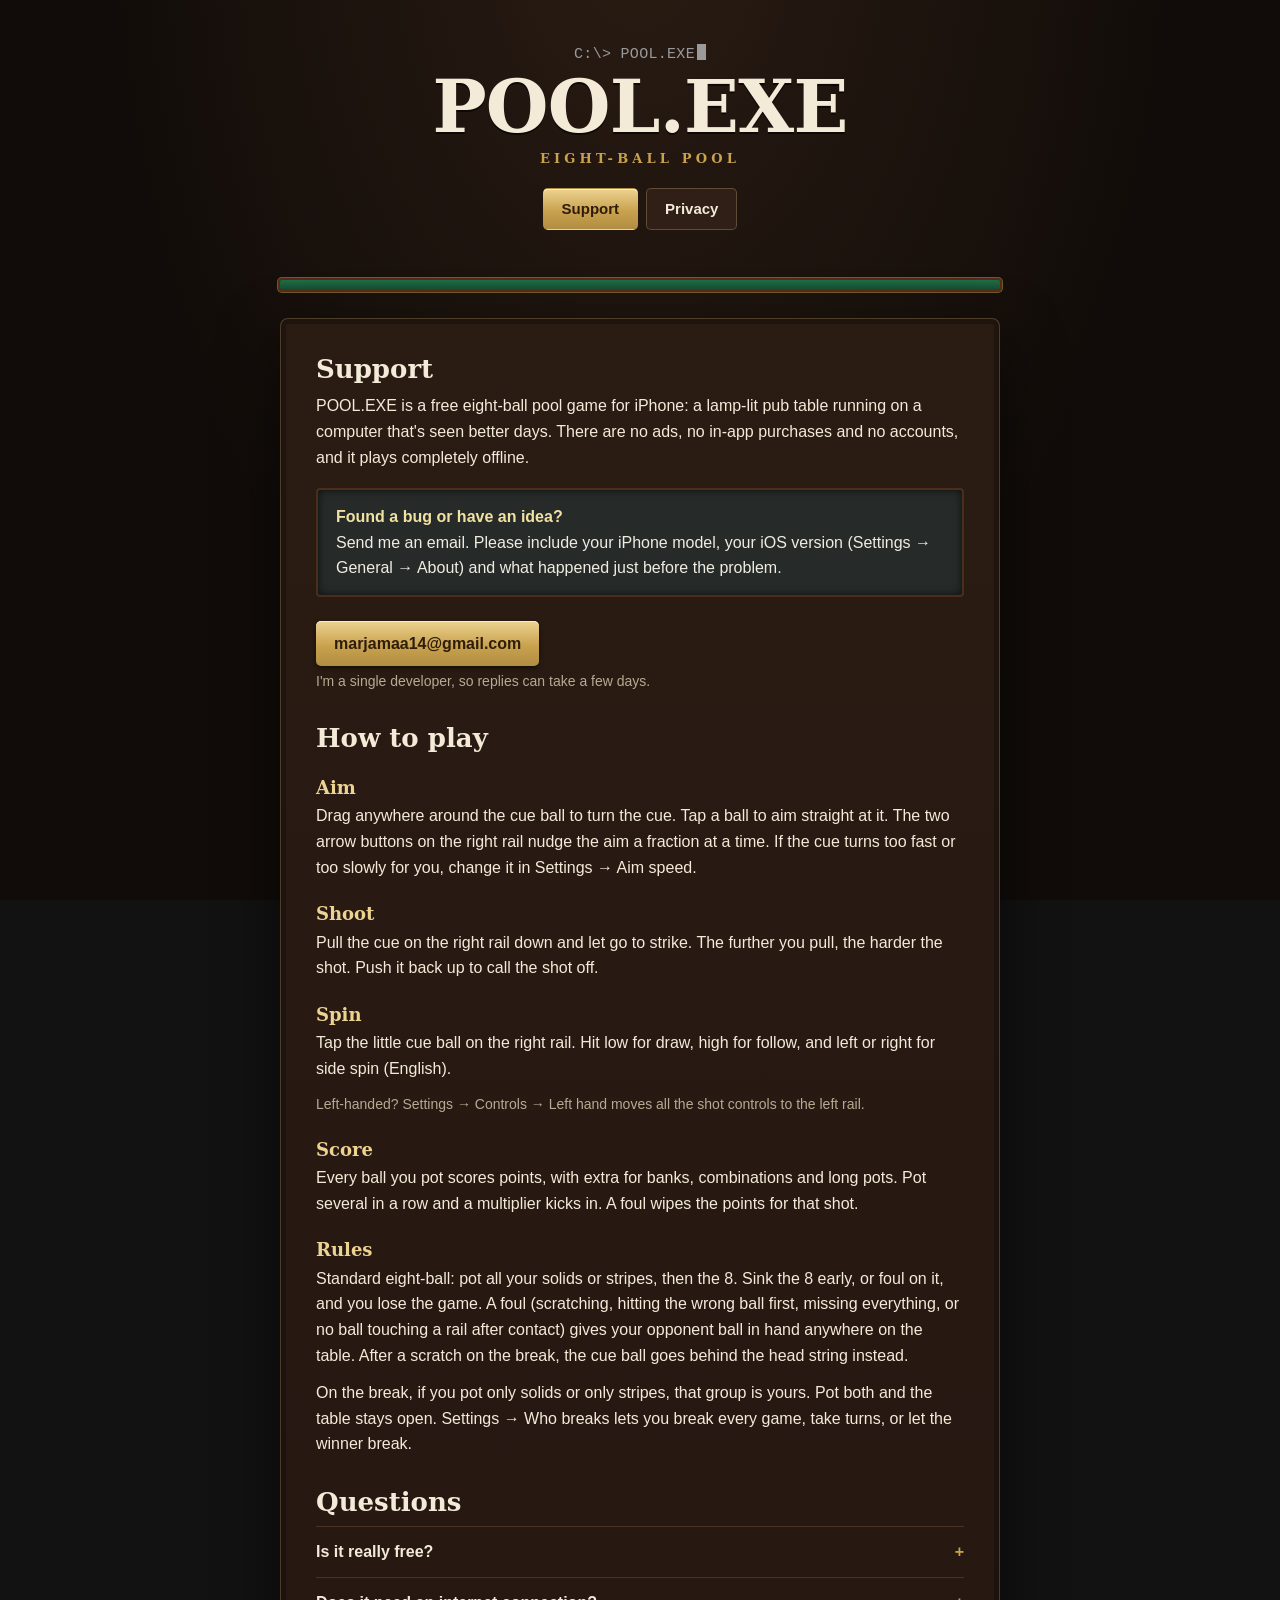
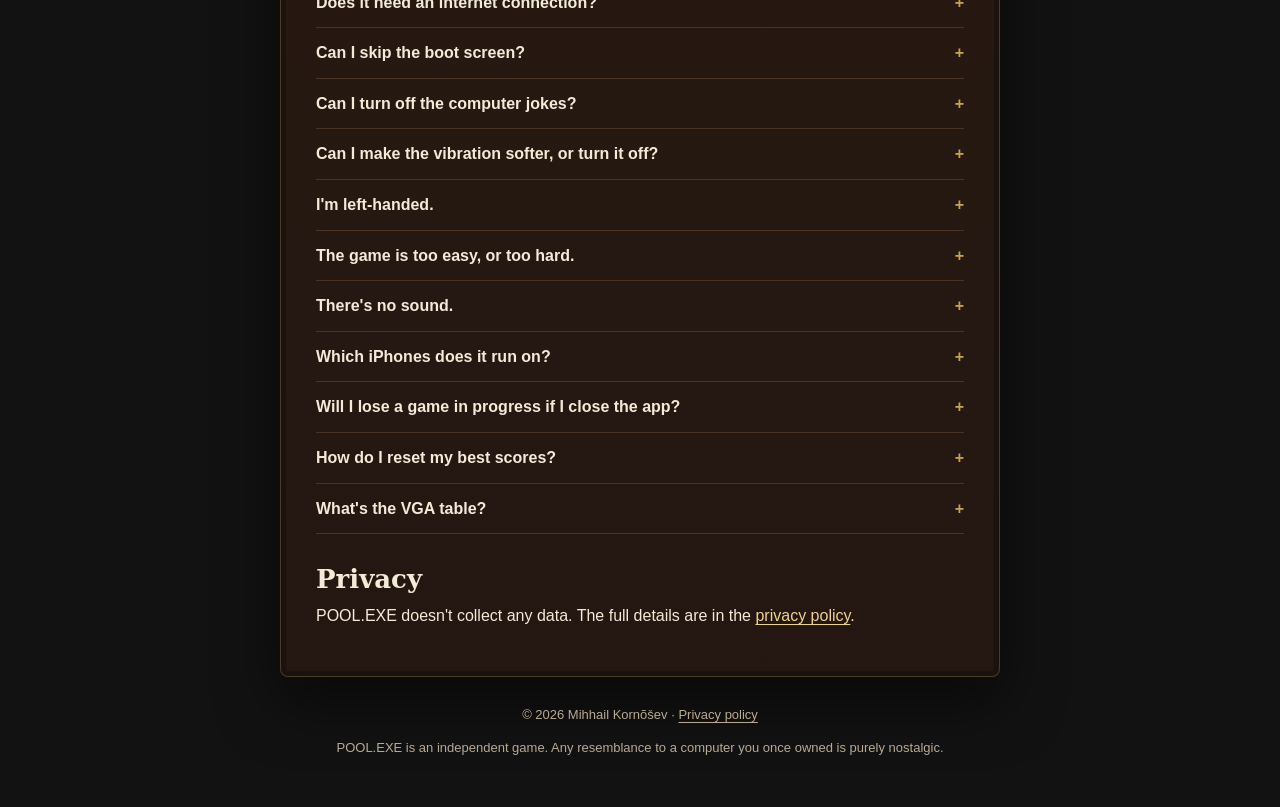
<file: index.html>
<!DOCTYPE html>
<html lang="en">
<head>
<meta charset="utf-8">
<meta name="viewport" content="width=device-width, initial-scale=1, viewport-fit=cover">
<title>POOL.EXE: Support</title>
<meta name="description" content="Help and contact for POOL.EXE, a free eight-ball pool game for iPhone.">
<meta name="theme-color" content="#110c09">
<link rel="stylesheet" href="style.css">
</head>
<body>
<div class="wrap">
  <header>
    <p class="prompt" aria-hidden="true">C:\&gt; POOL.EXE<span class="cur"></span></p>
    <h1>POOL.EXE</h1>
    <p class="tag">Eight-ball pool</p>
    <nav aria-label="Pages">
      <a href="./" aria-current="page">Support</a>
      <a href="privacy.html">Privacy</a>
    </nav>
  </header>

  <div class="felt" role="presentation"></div>

  <main>
    <h2>Support</h2>
    <p>POOL.EXE is a free eight-ball pool game for iPhone: a lamp-lit pub table running on a computer that's seen better days. There are no ads, no in-app purchases and no accounts, and it plays completely offline.</p>

    <div class="slate">
      <strong>Found a bug or have an idea?</strong><br>
      Send me an email. Please include your iPhone model, your iOS version (Settings → General → About) and what happened just before the problem.
    </div>
    <a class="contact" href="mailto:marjamaa14@gmail.com?subject=POOL.EXE%20support">marjamaa14@gmail.com</a>
    <p class="muted small">I'm a single developer, so replies can take a few days.</p>

    <h2>How to play</h2>
    <h3>Aim</h3>
    <p>Drag anywhere around the cue ball to turn the cue. Tap a ball to aim straight at it. The two arrow buttons on the right rail nudge the aim a fraction at a time. If the cue turns too fast or too slowly for you, change it in Settings → Aim speed.</p>
    <h3>Shoot</h3>
    <p>Pull the cue on the right rail down and let go to strike. The further you pull, the harder the shot. Push it back up to call the shot off.</p>
    <h3>Spin</h3>
    <p>Tap the little cue ball on the right rail. Hit low for draw, high for follow, and left or right for side spin (English).</p>
    <p class="muted small">Left-handed? Settings → Controls → Left hand moves all the shot controls to the left rail.</p>
    <h3>Score</h3>
    <p>Every ball you pot scores points, with extra for banks, combinations and long pots. Pot several in a row and a multiplier kicks in. A foul wipes the points for that shot.</p>
    <h3>Rules</h3>
    <p>Standard eight-ball: pot all your solids or stripes, then the 8. Sink the 8 early, or foul on it, and you lose the game. A foul (scratching, hitting the wrong ball first, missing everything, or no ball touching a rail after contact) gives your opponent ball in hand anywhere on the table. After a scratch on the break, the cue ball goes behind the head string instead.</p>
    <p>On the break, if you pot only solids or only stripes, that group is yours. Pot both and the table stays open. Settings → Who breaks lets you break every game, take turns, or let the winner break.</p>

    <h2>Questions</h2>
    <details>
      <summary>Is it really free?</summary>
      <p>Yes. No ads, no in-app purchases, no subscriptions, nothing to unlock with money.</p>
    </details>
    <details>
      <summary>Does it need an internet connection?</summary>
      <p>No. The game never connects to the internet. It works on a plane, underground, anywhere.</p>
    </details>
    <details>
      <summary>Can I skip the boot screen?</summary>
      <p>Tap once to skip ahead, then tap again to start. To turn it off completely, open the menu → Settings → Boot screen → Off.</p>
    </details>
    <details>
      <summary>Can I turn off the computer jokes?</summary>
      <p>Yes: menu → Settings → Computer jokes → Off. Fouls then appear in plain wording, and losing on the 8 skips the blue screen.</p>
    </details>
    <details>
      <summary>Can I make the vibration softer, or turn it off?</summary>
      <p>Menu → Settings → Vibration. Subtle (the default) buzzes only for the big moments, Full adds a tick for every clack, rail and button, and Off turns it off.</p>
    </details>
    <details>
      <summary>I'm left-handed.</summary>
      <p>Menu → Settings → Controls → Left hand. The spin, fine aim and power cue move to the left rail.</p>
    </details>
    <details>
      <summary>The game is too easy, or too hard.</summary>
      <p>Choose a level on the main menu. Amateur shows the full aiming guide and gives you a forgiving opponent. Pro shows only the aim line, and the computer rarely misses.</p>
    </details>
    <details>
      <summary>There's no sound.</summary>
      <p>Check that Sound is On in Settings, that the volume is up, and that your iPhone isn't in silent mode. If it still happens, please email me with your iPhone model and iOS version.</p>
    </details>
    <details>
      <summary>Which iPhones does it run on?</summary>
      <p>Any iPhone with iOS 17 or later. The table always stands upright, in portrait.</p>
    </details>
    <details>
      <summary>Will I lose a game in progress if I close the app?</summary>
      <p>No. The current game is saved on your phone and you can resume it from the menu.</p>
    </details>
    <details>
      <summary>How do I reset my best scores?</summary>
      <p>Scores are stored only on your phone. Deleting and reinstalling the app clears them, along with your settings.</p>
    </details>
    <details>
      <summary>What's the VGA table?</summary>
      <p>A retro look for the table: flat colours, chunky pixels and CRT scanlines, like a game from the nineties. It's listed under Settings → Table style from the start, and it unlocks when you score over 1,000 points in one game. After that you can switch between Classic and VGA any time.</p>
    </details>

    <h2>Privacy</h2>
    <p>POOL.EXE doesn't collect any data. The full details are in the <a href="privacy.html">privacy policy</a>.</p>
  </main>

  <footer>
    <p>© 2026 Mihhail Kornõšev · <a href="privacy.html">Privacy policy</a></p>
    <p>POOL.EXE is an independent game. Any resemblance to a computer you once owned is purely nostalgic.</p>
  </footer>
</div>
</body>
</html>
</file>
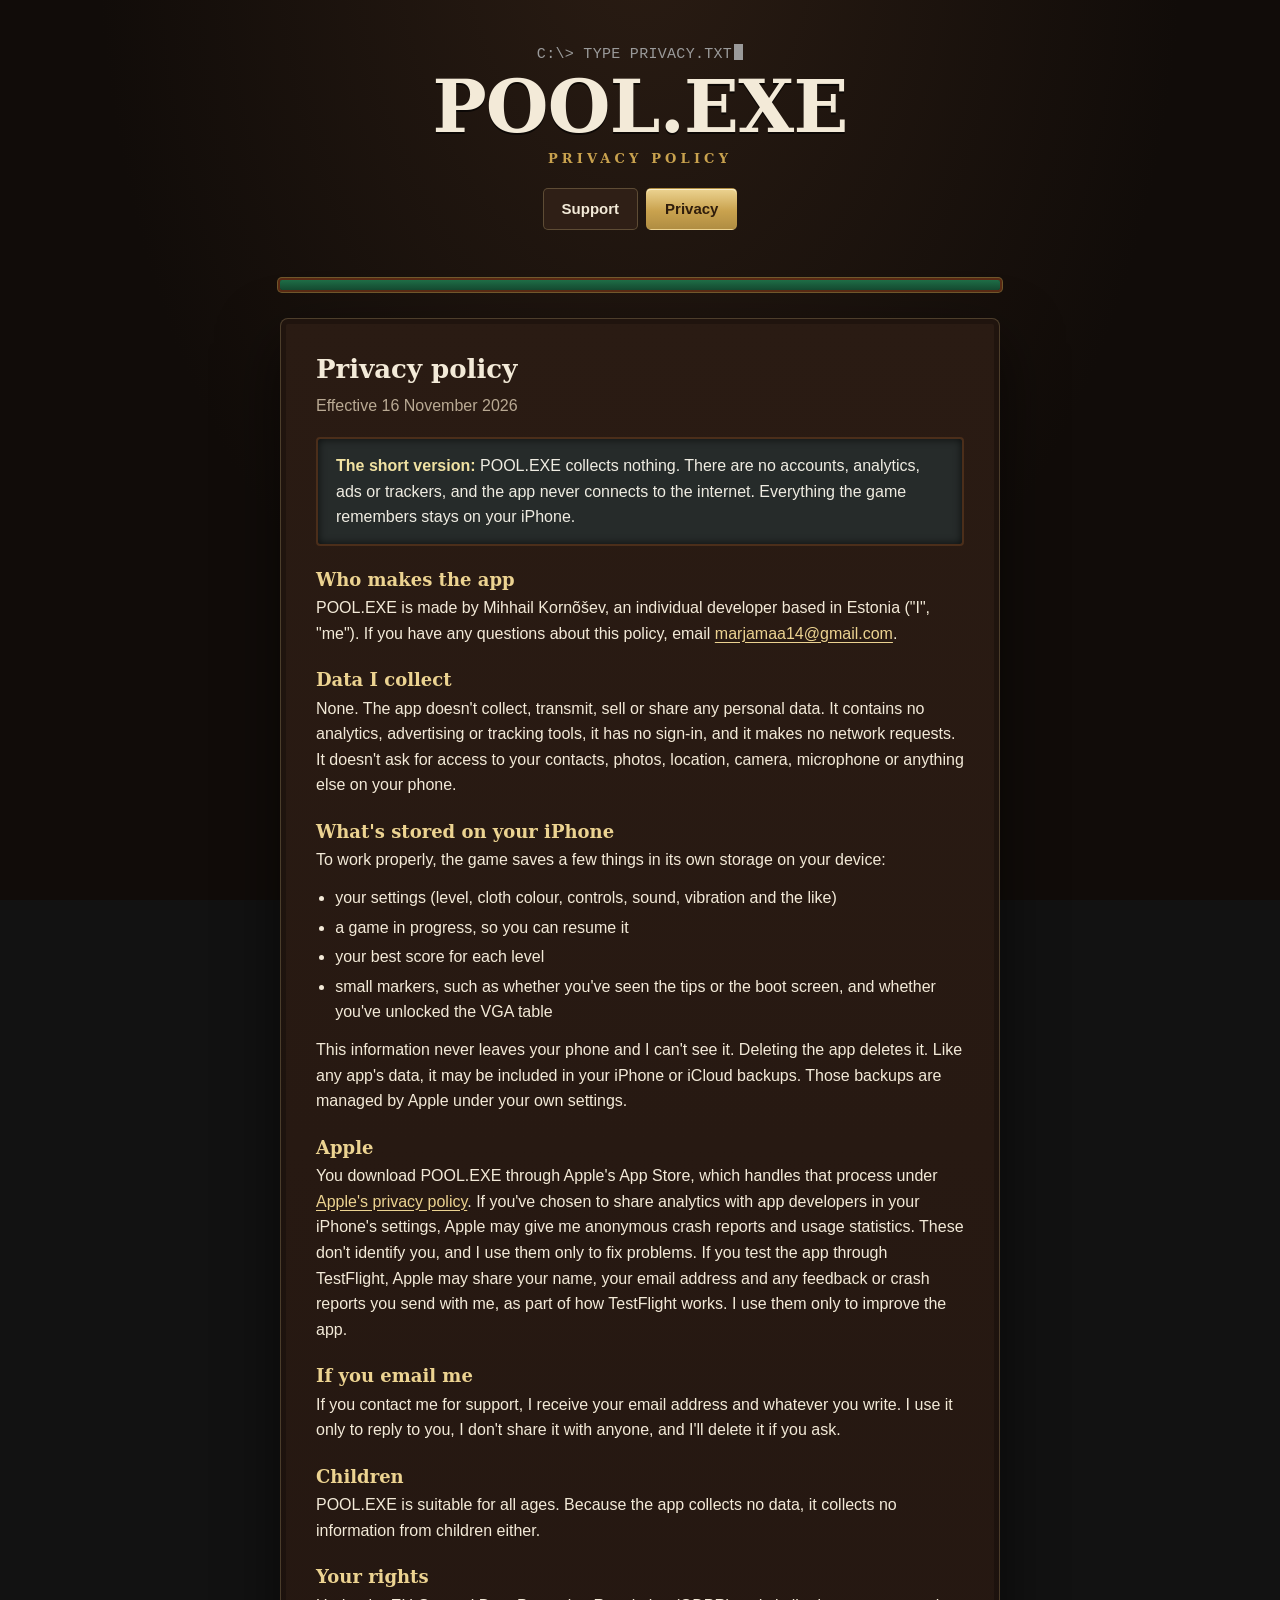
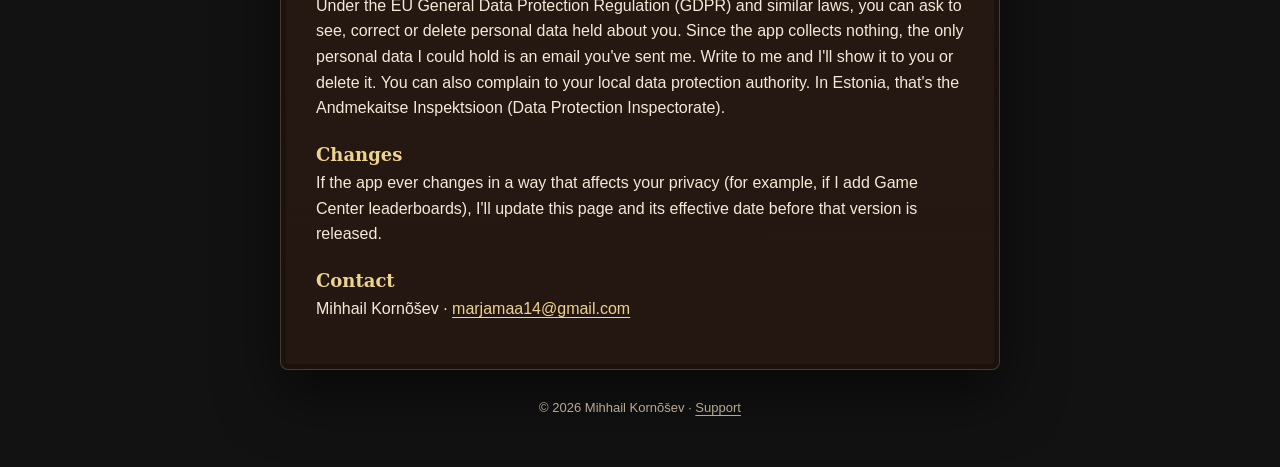
<file: privacy.html>
<!DOCTYPE html>
<html lang="en">
<head>
<meta charset="utf-8">
<meta name="viewport" content="width=device-width, initial-scale=1, viewport-fit=cover">
<title>POOL.EXE: Privacy policy</title>
<meta name="description" content="Privacy policy for POOL.EXE. The app collects no data.">
<meta name="theme-color" content="#110c09">
<link rel="stylesheet" href="style.css">
</head>
<body>
<div class="wrap">
  <header>
    <p class="prompt" aria-hidden="true">C:\&gt; TYPE PRIVACY.TXT<span class="cur"></span></p>
    <h1>POOL.EXE</h1>
    <p class="tag">Privacy policy</p>
    <nav aria-label="Pages">
      <a href="./">Support</a>
      <a href="privacy.html" aria-current="page">Privacy</a>
    </nav>
  </header>

  <div class="felt" role="presentation"></div>

  <main>
    <h2>Privacy policy</h2>
    <p class="muted">Effective 16 November 2026</p>

    <div class="slate">
      <strong>The short version:</strong> POOL.EXE collects nothing. There are no accounts, analytics, ads or trackers, and the app never connects to the internet. Everything the game remembers stays on your iPhone.
    </div>

    <h3>Who makes the app</h3>
    <p>POOL.EXE is made by Mihhail Kornõšev, an individual developer based in Estonia ("I", "me"). If you have any questions about this policy, email <a href="mailto:marjamaa14@gmail.com">marjamaa14@gmail.com</a>.</p>

    <h3>Data I collect</h3>
    <p>None. The app doesn't collect, transmit, sell or share any personal data. It contains no analytics, advertising or tracking tools, it has no sign-in, and it makes no network requests. It doesn't ask for access to your contacts, photos, location, camera, microphone or anything else on your phone.</p>

    <h3>What's stored on your iPhone</h3>
    <p>To work properly, the game saves a few things in its own storage on your device:</p>
    <ul>
      <li>your settings (level, cloth colour, controls, sound, vibration and the like)</li>
      <li>a game in progress, so you can resume it</li>
      <li>your best score for each level</li>
      <li>small markers, such as whether you've seen the tips or the boot screen, and whether you've unlocked the VGA table</li>
    </ul>
    <p>This information never leaves your phone and I can't see it. Deleting the app deletes it. Like any app's data, it may be included in your iPhone or iCloud backups. Those backups are managed by Apple under your own settings.</p>

    <h3>Apple</h3>
    <p>You download POOL.EXE through Apple's App Store, which handles that process under <a href="https://www.apple.com/legal/privacy/">Apple's privacy policy</a>. If you've chosen to share analytics with app developers in your iPhone's settings, Apple may give me anonymous crash reports and usage statistics. These don't identify you, and I use them only to fix problems. If you test the app through TestFlight, Apple may share your name, your email address and any feedback or crash reports you send with me, as part of how TestFlight works. I use them only to improve the app.</p>

    <h3>If you email me</h3>
    <p>If you contact me for support, I receive your email address and whatever you write. I use it only to reply to you, I don't share it with anyone, and I'll delete it if you ask.</p>

    <h3>Children</h3>
    <p>POOL.EXE is suitable for all ages. Because the app collects no data, it collects no information from children either.</p>

    <h3>Your rights</h3>
    <p>Under the EU General Data Protection Regulation (GDPR) and similar laws, you can ask to see, correct or delete personal data held about you. Since the app collects nothing, the only personal data I could hold is an email you've sent me. Write to me and I'll show it to you or delete it. You can also complain to your local data protection authority. In Estonia, that's the Andmekaitse Inspektsioon (Data Protection Inspectorate).</p>

    <h3>Changes</h3>
    <p>If the app ever changes in a way that affects your privacy (for example, if I add Game Center leaderboards), I'll update this page and its effective date before that version is released.</p>

    <h3>Contact</h3>
    <p>Mihhail Kornõšev · <a href="mailto:marjamaa14@gmail.com">marjamaa14@gmail.com</a></p>
  </main>

  <footer>
    <p>© 2026 Mihhail Kornõšev · <a href="./">Support</a></p>
  </footer>
</div>
</body>
</html>
</file>
<file: style.css>
/* POOL.EXE support site. No external fonts, scripts or trackers: nothing loads from anywhere else. */
:root{
  --room:#110c09; --panel:#241711; --line:#4a3322; --ink:#f3ead8; --muted:#b9a993;
  --brass:#c9a24e; --brass-hi:#ecd391; --felt:#1f6e47; --felt-dk:#154b31; --slate:#262b2a; --chalk:#efece2;
  --display:Rockwell,"Roboto Slab","Zilla Slab","DejaVu Serif",Georgia,serif;
  --body:-apple-system,BlinkMacSystemFont,"Segoe UI",Roboto,"Helvetica Neue",Arial,sans-serif;
  --mono:ui-monospace,"SF Mono",Menlo,Consolas,"Liberation Mono",monospace;
  color-scheme:dark;
}
*{box-sizing:border-box}
html{-webkit-text-size-adjust:100%}
body{margin:0;background:radial-gradient(ellipse at 50% -10%,#2a1c13 0,var(--room) 60%) fixed;color:var(--ink);font:16px/1.6 var(--body);
  padding:0 max(16px,env(safe-area-inset-right)) 0 max(16px,env(safe-area-inset-left))}
a{color:var(--brass-hi);text-underline-offset:3px}
a:hover{color:#fff3c4}
.wrap{max-width:720px;margin:0 auto}

header{padding:44px 0 22px;text-align:center}
.prompt{margin:0 0 10px;font:15px var(--mono);color:#9a9a9a;letter-spacing:.02em}
.prompt .cur{display:inline-block;width:.6em;height:1.05em;margin-left:2px;vertical-align:-2px;background:#9a9a9a;animation:blink 1s steps(1) infinite}
@keyframes blink{50%{opacity:0}}
h1{margin:0;font:700 clamp(44px,11vw,72px)/.95 var(--display);letter-spacing:-.01em;text-shadow:0 2px 0 rgba(0,0,0,.6)}
.tag{margin:10px 0 0;font:600 13px var(--display);letter-spacing:.32em;text-transform:uppercase;color:var(--brass)}

nav{display:flex;justify-content:center;gap:8px;margin:22px 0 0}
nav a{padding:8px 18px;border-radius:5px;border:1px solid rgba(236,211,145,.25);background:#2f1f16;color:var(--ink);text-decoration:none;font-weight:600;font-size:15px}
nav a[aria-current="page"]{border-color:transparent;color:#2f1d0c;background:linear-gradient(180deg,var(--brass-hi),var(--brass) 55%,#b08d42);box-shadow:inset 0 1px 0 rgba(255,250,225,.7)}

/* the felt strip with a brass edge, used as a divider */
.felt{height:10px;margin:28px 0;border-radius:2px;background:linear-gradient(180deg,var(--felt),var(--felt-dk));box-shadow:0 0 0 2px #5a2a14,0 0 0 3px rgba(201,162,78,.5)}

main{background:linear-gradient(180deg,#2a1b13,var(--panel));border-radius:8px;padding:clamp(20px,5vw,36px);
  box-shadow:inset 0 0 0 1px rgba(236,211,145,.22),inset 0 0 0 6px rgba(0,0,0,.25),0 24px 60px rgba(0,0,0,.55)}
h2{margin:30px 0 8px;font:700 26px/1.2 var(--display);color:var(--ink)}
h2:first-child{margin-top:0}
h3{margin:22px 0 4px;font:700 18px/1.3 var(--display);color:var(--brass-hi)}
p,ul{margin:0 0 12px}
ul{padding-left:1.2em}
li{margin:4px 0}
.muted{color:var(--muted)}
.small{font-size:14px}

/* chalk-on-slate callout */
.slate{margin:18px 0;padding:14px 18px;border-radius:4px;background:var(--slate);border:2px solid #4b2e1a;box-shadow:inset 0 0 8px rgba(0,0,0,.7);color:var(--chalk)}
.slate strong{color:#f1e2a2}

.contact{display:inline-block;margin:6px 0 4px;padding:10px 18px;border-radius:5px;color:#2f1d0c;font-weight:700;text-decoration:none;
  background:linear-gradient(180deg,var(--brass-hi),var(--brass) 55%,#b08d42);box-shadow:inset 0 1px 0 rgba(255,250,225,.7),0 2px 4px rgba(0,0,0,.5)}
.contact:hover{color:#2f1d0c;filter:brightness(1.06)}
code{font:14px var(--mono);background:rgba(0,0,0,.3);padding:1px 6px;border-radius:3px}

details{border-top:1px solid var(--line);padding:12px 0}
details:last-of-type{border-bottom:1px solid var(--line)}
summary{cursor:pointer;font-weight:600;list-style:none;display:flex;justify-content:space-between;gap:12px}
summary::-webkit-details-marker{display:none}
summary::after{content:"+";color:var(--brass);font-weight:700}
details[open] summary::after{content:"\2013"}
details p{margin:8px 0 0;color:var(--muted)}

footer{padding:28px 0 max(36px,env(safe-area-inset-bottom));text-align:center;font-size:13px;color:var(--muted)}
footer a{color:var(--muted)}
@media (prefers-reduced-motion:reduce){.prompt .cur{animation:none}}
</file>
